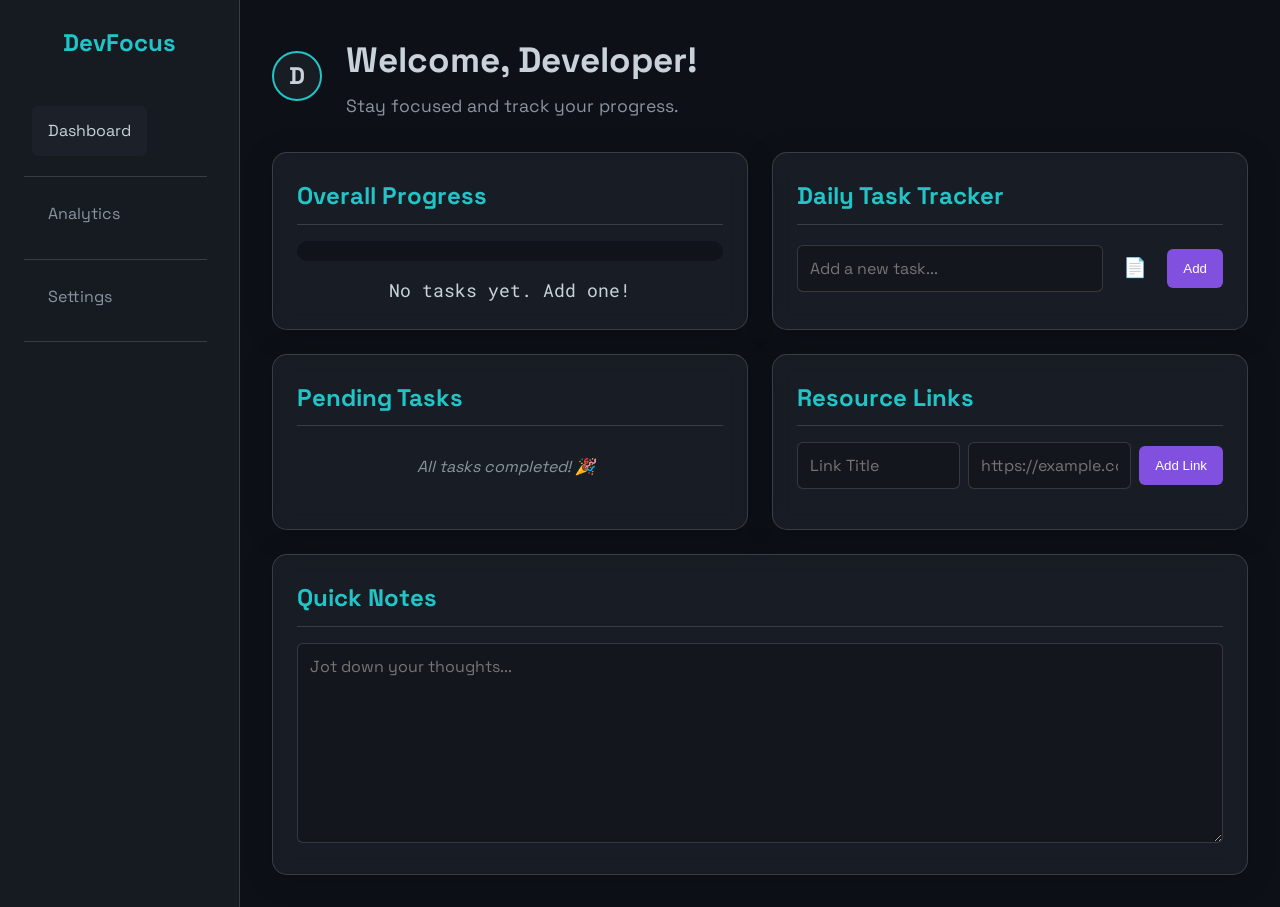
<file: index.html>
<!DOCTYPE html>
<html lang="en">
<head>
    <meta charset="UTF-8">
    <meta name="viewport" content="width=device-width, initial-scale=1.0">
    <title>Developer Workflow</title>

    <meta property="og:title" content="Developer Workflow Dashboard">
    <meta property="og:description" content="A personal productivity suite for developers to track tasks and stats.">
    <meta property="og:url" content="https://developer-workflow.onrender.com">
    <meta property="og:image" content="https://raw.githubusercontent.com/Lohar109/Developer-Workflow/main/screenshot.png">

    <link rel="stylesheet" href="style.css">
    <link rel="preconnect" href="https://fonts.googleapis.com">
    <link rel="preconnect" href="https://fonts.gstatic.com" crossorigin>
    <link href="https://fonts.googleapis.com/css2?family=Roboto+Mono:wght@300;400;500&family=Space+Grotesk:wght@400;500;700&display=swap" rel="stylesheet">
</head>
<body>

    <script>
        // Apply theme immediately
        const globalSettings = JSON.parse(localStorage.getItem('devfocus-settings')) || {};
        if (globalSettings.theme) {
            document.documentElement.setAttribute('data-theme', globalSettings.theme);
        }
    </script>
    <div class="dashboard-container">
        <aside class="sidebar">
            <div class="sidebar-header">
                <h3>DevFocus</h3>
            </div>
            <nav class="sidebar-nav">
                <ul>
                    <li class="active"><a href="index.html">Dashboard</a></li>
                    <li><a href="analytics.html">Analytics</a></li>
                    <li><a href="settings.html">Settings</a></li>
                    <li><a href="profile.html">Profile</a></li>
                </ul>
            </nav>
        </aside>

        <main class="main-content">
            <header class="main-header">
                <div id="headerProfilePic" class="header-profile-pic">
                    </div>
                <div class="main-header-text">
                    <h1 id="welcomeHeader">Welcome, Developer!</h1>
                    <p>Stay focused and track your progress.</p>
                </div>
            </header>

            <div class="widgets-grid">
                <section class="widget-card card-progress">
                    <h2>Overall Progress</h2>
                    <div class="progress-bar-container">
                        <div id="progressBar" class="progress-bar-fill"></div>
                    </div>
                    <p id="progressText">0% Complete</p>
                </section>

                <section class="widget-card card-tasks">
                    <h2>Daily Task Tracker</h2>
                    <form id="taskForm">
                        <input type="text" id="taskInput" placeholder="Add a new task..." required>
                        <input type="file" id="fileInput" style="display: none;">
                        <label for="fileInput" class="file-label" title="Attach a file">📄</label>
                        <button type="submit">Add</button>
                    </form>
                    <p id="fileNameDisplay"></p>
                    <ul id="taskList">
                        </ul>
                </section>

                <section class="widget-card card-pending">
                    <h2>Pending Tasks</h2>
                    <ul id="pendingTaskList">
                        </ul>
                </section>

                <section class="widget-card card-resources">
                    <h2>Resource Links</h2>
                    <form id="resourceForm">
                        <input type="text" id="resourceTitleInput" placeholder="Link Title" required>
                        <input type="url" id="resourceUrlInput" placeholder="https://example.com" required>
                        <button type="submit">Add Link</button>
                    </form>
                    <ul id="resourceList">
                        </ul>
                </section>

                <section class="widget-card card-notes">
                    <h2>Quick Notes</h2>
                    <textarea id="notesArea" placeholder="Jot down your thoughts..."></textarea>
                </section>
            </div>
        </main>
    </div>

    <script src="script.js"></script>
</body>
</html>
</file>
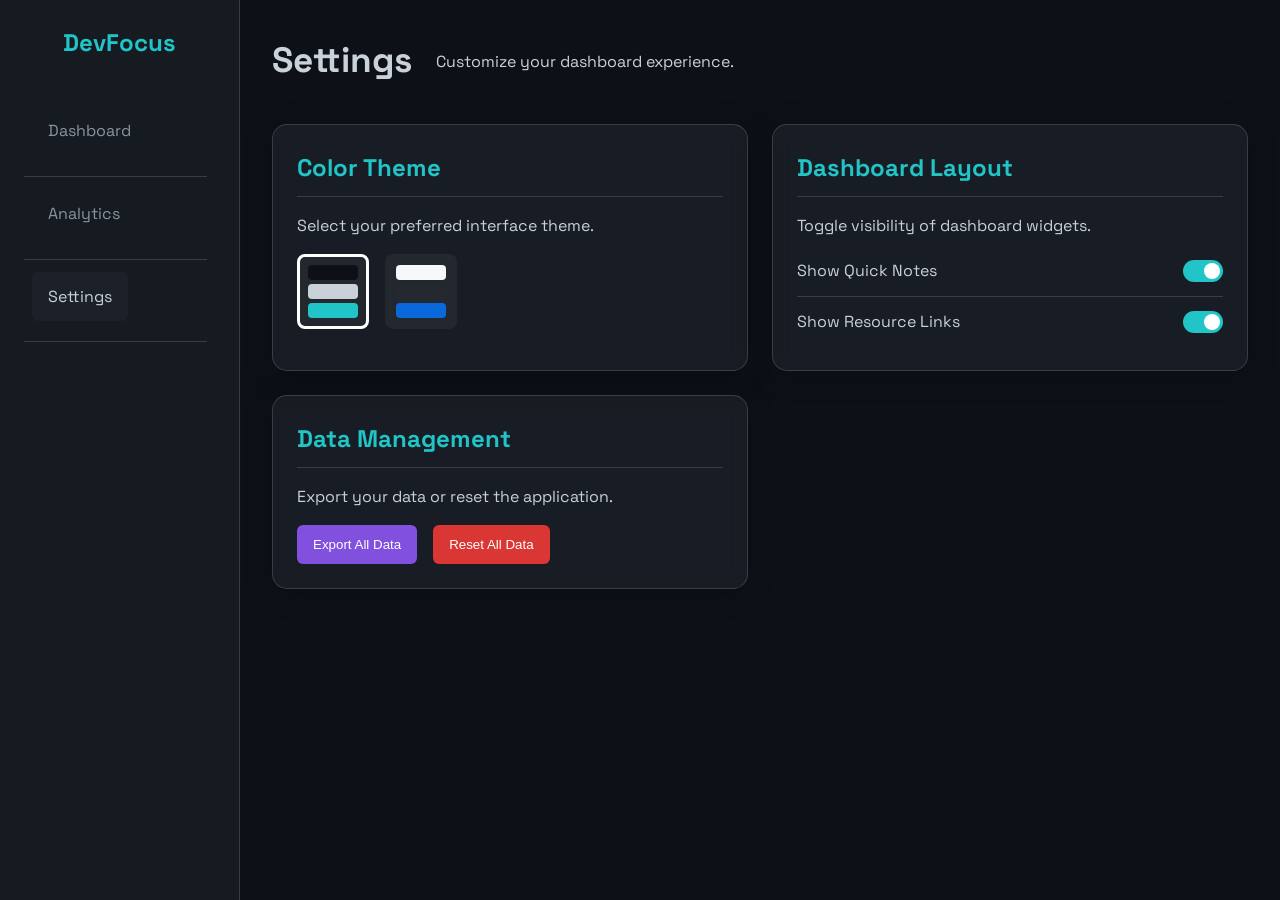
<file: settings.html>
<!DOCTYPE html>
<html lang="en">
<head>
    <meta charset="UTF-8">
    <meta name="viewport" content="width=device-width, initial-scale=1.0">
    <title>Settings - DevFocus Dashboard</title>
    <link rel="stylesheet" href="style.css">
    <link rel="stylesheet" href="settings.css">
    <link rel="preconnect" href="https://fonts.googleapis.com">
    <link rel="preconnect" href="https://fonts.gstatic.com" crossorigin>
    <link href="https://fonts.googleapis.com/css2?family=Roboto+Mono:wght@300;400;500&family=Space+Grotesk:wght@400;500;700&display=swap" rel="stylesheet">
</head>
<body>

    <script>
        // Apply theme immediately
        const globalSettings = JSON.parse(localStorage.getItem('devfocus-settings')) || {};
        if (globalSettings.theme) {
            document.documentElement.setAttribute('data-theme', globalSettings.theme);
        }
    </script>

    <div class="dashboard-container">
        <!-- Sidebar Navigation -->
        <aside class="sidebar">
            <div class="sidebar-header">
                <h3>DevFocus</h3>
            </div>
            <nav class="sidebar-nav">
                <ul>
                    <li><a href="index.html">Dashboard</a></li>
                    <li><a href="analytics.html">Analytics</a></li>
                    <li class="active"><a href="settings.html">Settings</a></li>
                    <li><a href="profile.html">Profile</a></li>
                </ul>
            </nav>
        </aside>

        <!-- Main Dashboard Content -->
        <main class="main-content">
            <header class="main-header">
                <h1>Settings</h1>
                <p>Customize your dashboard experience.</p>
            </header>

            <div class="widgets-grid">
                <!-- Theme Settings -->
                <section class="widget-card">
                    <h2>Color Theme</h2>
                    <p>Select your preferred interface theme.</p>
                    <div class="theme-switcher">
                        <div class="theme-preview" data-theme="midnight" title="Midnight">
                            <div class="theme-color" style="background-color: #0d1117;"></div>
                            <div class="theme-color" style="background-color: #c9d1d9;"></div>
                            <div class="theme-color" style="background-color: #21c5c7;"></div>
                        </div>
                        <div class="theme-preview" data-theme="light" title="Light">
                            <div class="theme-color" style="background-color: #f6f8fa;"></div>
                            <div class="theme-color" style="background-color: #24292f;"></div>
                            <div class="theme-color" style="background-color: #0969da;"></div>
                        </div>
                    </div>
                </section>
                <!-- Layout Settings -->
                <section class="widget-card">
                    <h2>Dashboard Layout</h2>
                    <p>Toggle visibility of dashboard widgets.</p>
                    <div class="layout-toggles">
                        <div class="toggle-switch">
                            <label for="showNotesToggle">Show Quick Notes</label>
                            <input type="checkbox" id="showNotesToggle" class="toggle-input">
                        </div>
                        <div class="toggle-switch">
                            <label for="showResourcesToggle">Show Resource Links</label>
                            <input type="checkbox" id="showResourcesToggle" class="toggle-input">
                        </div>
                    </div>
                </section>

                <!-- Data Management -->
                <section class="widget-card">
                    <h2>Data Management</h2>
                    <p>Export your data or reset the application.</p>
                    <div class="data-buttons">
                        <button id="exportDataBtn">Export All Data</button>
                        <button id="resetDataBtn" class="btn-danger">Reset All Data</button>
                    </div>
                </section>
            </div>
        </main>
    </div>

    <script src="settings.js"></script>
</body>
</html>
</file>
<file: style.css>
/* --- CSS Variables for Theming --- */
/* Default Theme: Midnight */
:root, [data-theme="midnight"] {
    --bg-color: #0d1117; /* Deep Charcoal */
    --sidebar-color: #161b22; /* Midnight Blue */
    --card-bg-color: rgba(33, 38, 45, 0.6);
    --border-color: rgba(255, 255, 255, 0.15);
    --text-color: #c9d1d9;
    --text-secondary-color: #8b949e;
    --accent-color: #21c5c7;
    --accent-violet: #8250df;
    --toggle-bg-off: rgba(255, 255, 255, 0.2);
    --font-primary: 'Space Grotesk', sans-serif;
    --font-secondary: 'Roboto Mono', monospace;
}

[data-theme="light"] {
    --bg-color: #f6f8fa;
    --sidebar-color: #ffffff;
    --card-bg-color: rgba(255, 255, 255, 0.7);
    --border-color: rgba(0, 0, 0, 0.1);
    --text-color: #24292f;
    --text-secondary-color: #57606a;
    --accent-color: #0969da;
    --accent-violet: #8250df;
    --toggle-bg-off: rgba(0, 0, 0, 0.1);
    --font-primary: 'Space Grotesk', sans-serif;
    --font-secondary: 'Roboto Mono', monospace;
}

/* --- General & Reset --- */
* {
    margin: 0;
    padding: 0;
    box-sizing: border-box;
}

body {
    font-family: var(--font-primary);
    background-color: var(--bg-color);
    color: var(--text-color);
    line-height: 1.6;
}

/* --- Main Layout --- */
.dashboard-container {
    display: grid;
    grid-template-columns: 240px 1fr;
    min-height: 100vh;
}

/* --- Sidebar --- */
.sidebar {
    background-color: var(--sidebar-color);
    border-right: 1px solid var(--border-color);
    padding: 1.5rem;
}

.sidebar-header h3 {
    font-size: 1.5rem;
    color: var(--accent-color);
    text-align: center;
    margin-bottom: 2rem;
}

.sidebar-nav ul {
    list-style: none;
}

.sidebar-nav li a {
    display: block;
    color: var(--text-secondary-color);
    text-decoration: none;
    padding: 0.75rem 1rem;
    border-radius: 6px;
    margin-bottom: 0.5rem;
    transition: background-color 0.3s, color 0.3s;
}

.sidebar-nav li a:hover, .sidebar-nav li.active a {
    background-color: var(--card-bg-color);
    color: var(--text-color);
}

/* --- Main Content --- */
.main-content {
    padding: 2rem;
    overflow-y: auto;
}

.main-header {
    display: flex;
    align-items: center;
    gap: 1.5rem;
}

.main-header h1 {
    font-size: 2.2rem;
    margin-bottom: 0.25rem;
}

.main-header-text p {
    color: var(--text-secondary-color);
    font-size: 1.1rem;
}

.header-profile-pic {
    width: 50px;
    height: 50px;
    border-radius: 50%;
    background-color: var(--card-bg-color);
    border: 2px solid var(--accent-color);
    display: flex;
    align-items: center;
    justify-content: center;
    font-size: 1.5rem;
    font-weight: 700;
    color: var(--text-color);
    overflow: hidden;
}

.header-profile-pic img {
    width: 100%;
    height: 100%;
    object-fit: cover;
}

/* --- Widgets Grid --- */
.widgets-grid {
    display: grid;
    grid-template-columns: repeat(auto-fit, minmax(350px, 1fr));
    gap: 1.5rem;
    margin-top: 2rem;
}

/* --- Glassmorphism Card Style --- */
.widget-card {
    background: var(--card-bg-color);
    border: 1px solid var(--border-color);
    border-radius: 15px;
    padding: 1.5rem;
    backdrop-filter: blur(10px);
    -webkit-backdrop-filter: blur(10px);
    box-shadow: 0 4px 30px rgba(0, 0, 0, 0.2);
}

.widget-card h2 {
    margin-bottom: 1rem;
    color: var(--accent-color);
    border-bottom: 1px solid var(--border-color);
    padding-bottom: 0.5rem;
}

/* --- Stat Card Specifics --- */
.stat-card {
    text-align: center;
}

.stat-number {
    font-size: 2.5rem;
    font-weight: 700;
    color: var(--accent-color);
    font-family: var(--font-secondary);
    margin-top: 0.5rem;
}

/* --- Specific Widget Styles --- */
.card-progress p {
    text-align: center;
    margin-top: 1rem;
    font-family: var(--font-secondary);
    font-size: 1.1rem;
}

.progress-bar-container {
    width: 100%;
    height: 20px;
    background-color: rgba(0, 0, 0, 0.3);
    border-radius: 10px;
    overflow: hidden;
}

.progress-bar-fill {
    height: 100%;
    width: 0%;
    background: linear-gradient(90deg, var(--accent-color), var(--accent-violet));
    border-radius: 10px;
    transition: width 0.5s ease-in-out;
}

/* --- Forms and Inputs --- */
form {
    display: grid;
    gap: 0.5rem;
    margin-bottom: 1rem;
    align-items: center;
}

#taskForm { 
    grid-template-columns: 1fr auto auto; 
    margin-bottom: 0.25rem;
}
#resourceForm { grid-template-columns: 1fr 1fr auto; }

input[type="text"], input[type="url"], textarea {
    width: 100%;
    background-color: rgba(0, 0, 0, 0.2);
    border: 1px solid var(--border-color);
    color: var(--text-color);
    padding: 0.75rem;
    border-radius: 6px;
    font-family: var(--font-primary);
    font-size: 1rem;
}

input:focus, textarea:focus {
    outline: none;
    border-color: var(--accent-color);
}

button {
    padding: 0.75rem 1rem;
    background-color: var(--accent-violet);
    color: white;
    border: none;
    border-radius: 6px;
    cursor: pointer;
    font-weight: 500;
    transition: background-color 0.3s;
}

button:hover {
    background-color: #6a3ab2;
}

.file-label {
    color: var(--text-secondary-color);
    padding: 0.75rem;
    cursor: pointer;
    font-size: 1.2rem;
    border-radius: 6px;
    transition: color 0.3s, background-color 0.3s;
}
.file-label:hover {
    color: var(--accent-color);
    background-color: rgba(255, 255, 255, 0.05);
}

.file-label img {
    width: 20px;
    height: 20px;
    display: block; /* Prevents extra space below the image */
}

#fileNameDisplay {
    font-size: 0.85rem;
    color: var(--text-secondary-color);
    margin-bottom: 1rem;
    display: none; /* Hidden by default */
}

/* --- Task & Resource Lists --- */
ul {
    list-style: none;
    max-height: 250px;
    overflow-y: auto;
    padding-right: 0.5rem; /* for scrollbar */
}

li {
    display: flex;
    align-items: center;
    justify-content: space-between;
    padding: 0.75rem 0.5rem;
    border-bottom: 1px solid var(--border-color);
    transition: background-color 0.2s;
}

li:hover {
    background-color: rgba(255, 255, 255, 0.05);
}

li.completed span {
    color: var(--text-secondary-color);
}

li .task-content {
    display: flex;
    align-items: center;
    gap: 0.75rem;
}

li input[type="checkbox"] {
    width: 18px;
    height: 18px;
    accent-color: var(--accent-color);
}

li .delete-btn {
    background: none;
    border: none;
    color: var(--text-secondary-color);
    cursor: pointer;
    font-size: 1.2rem;
    padding: 0.25rem;
}

.file-attachment-link {
    color: var(--text-secondary-color);
    text-decoration: none;
    font-size: 1.1rem;
    margin-left: 0.75rem;
}
.file-attachment-link:hover {
    color: var(--accent-color);
}

li .delete-btn:hover {
    color: #ff6b6b;
}

/* --- Recent Tasks List --- */
.card-recent-tasks li {
    justify-content: space-between;
}

.completion-date {
    font-size: 0.85rem;
    color: var(--text-secondary-color);
    font-family: var(--font-secondary);
}

/* --- Analytics Attachments --- */
.file-link {
    color: var(--accent-color);
    text-decoration: none;
}
.file-link:hover {
    text-decoration: underline;
}
.file-task-context {
    font-size: 0.85rem;
    color: var(--text-secondary-color);
    font-style: italic;
    margin-left: 0.5rem;
    font-family: var(--font-secondary);
}

/* --- Date Picker Card --- */
.card-date-picker {
}

.date-selector-container {
    display: flex;
    align-items: center;
    gap: 1rem;
    margin-bottom: 1.5rem;
    flex-wrap: wrap;
}

.date-selector-container label {
    font-size: 1.1rem;
    color: var(--text-secondary-color);
}

input[type="date"] {
    background-color: rgba(0, 0, 0, 0.2);
    border: 1px solid var(--border-color);
    color: var(--text-color);
    padding: 0.5rem;
    border-radius: 6px;
    font-family: var(--font-secondary);
}

input[type="date"]::-webkit-calendar-picker-indicator {
    filter: invert(0.8);
    cursor: pointer;
}

/* --- Placeholder for empty lists --- */
.placeholder-message {
    justify-content: center;
    color: var(--text-secondary-color);
    font-style: italic;
    border-bottom: none !important;
}

.placeholder-message:hover {
    background-color: transparent !important;
}

.list-header {
    border-bottom: 1px solid var(--accent-color) !important;
    margin-bottom: 0.5rem;
    padding-bottom: 0.75rem;
    color: var(--text-color);
    font-size: 1.1rem;
    justify-content: center;
}
.list-header:hover {
    background-color: transparent !important;
}

.sub-header {
    font-size: 1rem;
    color: var(--text-secondary-color);
    margin-top: 1.5rem;
    padding-bottom: 0.5rem;
    border-bottom: 1px solid var(--border-color);
    margin-bottom: 0.5rem;
}

/* --- Footer --- */
.main-footer {
    display: grid;
    grid-template-columns: repeat(auto-fit, minmax(350px, 1fr));
    gap: 1.5rem;
    margin-top: 2rem;
}
/* --- Notes Area --- */
.card-notes {
    grid-column: span 2; /* Make notes wider */
}

#notesArea {
    width: 100%;
    height: 200px;
    resize: vertical;
}

/* --- Responsive Design --- */
@media (max-width: 1200px) {
    .card-notes {
        grid-column: span 1;
    }
}

@media (max-width: 768px) {
    .dashboard-container {
        grid-template-columns: 1fr;
    }
    .sidebar {
        display: none; /* Or could be toggled with a hamburger menu */
    }
    .main-content {
        padding: 1rem;
    }
    .main-header h1 {
        font-size: 1.8rem;
    }
    .widgets-grid {
        grid-template-columns: 1fr;
    }
}
</file>
<file: settings.css>
/* Styles for the settings page */

.theme-switcher {
    display: flex;
    flex-wrap: wrap;
    gap: 1rem;
    margin-top: 1rem;
}

.theme-preview {
    display: flex;
    flex-direction: column;
    gap: 4px;
    padding: 8px;
    border-radius: 8px;
    border: 3px solid transparent;
    cursor: pointer;
    background-color: rgba(255, 255, 255, 0.05);
    transition: border-color 0.3s, background-color 0.3s;
}

.theme-preview.active {
    border-color: #fff;
}

.theme-color {
    width: 50px;
    height: 15px;
    border-radius: 4px;
}

.layout-toggles {
    margin-top: 0.5rem;
}

.layout-toggles .toggle-switch {
    display: flex;
    justify-content: space-between;
    align-items: center;
    padding: 0.75rem 0;
    border-bottom: 1px solid var(--border-color);
}

.layout-toggles .toggle-switch:last-child {
    border-bottom: none;
}

/* Basic toggle switch styling */
.toggle-input {
    appearance: none;
    -webkit-appearance: none;
    width: 40px;
    height: 22px;
    background-color: var(--toggle-bg-off);
    border-radius: 11px;
    position: relative;
    cursor: pointer;
    transition: background-color 0.3s;
}

.toggle-input::before {
    content: '';
    position: absolute;
    width: 16px;
    height: 16px;
    border-radius: 50%;
    background-color: white;
    top: 3px;
    left: 3px;
    transition: transform 0.3s;
}

.toggle-input:checked {
    background-color: var(--accent-color);
}

.toggle-input:checked::before {
    transform: translateX(18px);
}

.data-buttons {
    display: flex;
    flex-wrap: wrap;
    gap: 1rem;
    margin-top: 1rem;
}

.btn-danger {
    background-color: #da3633;
}

.btn-danger:hover {
    background-color: #b92521;
}
</file>
